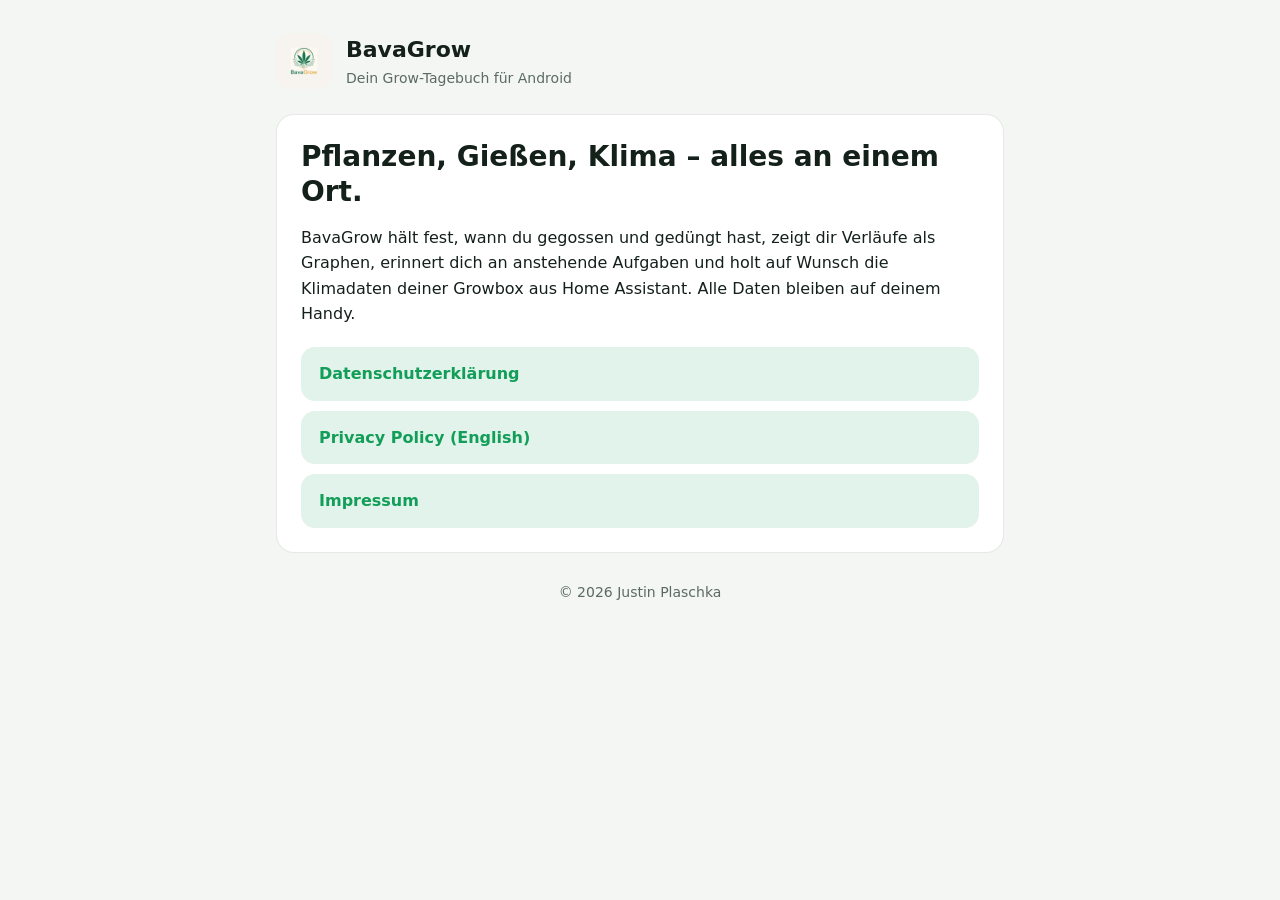
<file: index.html>
<!doctype html>
<html lang="de">
<head>
  <meta charset="utf-8">
  <meta name="viewport" content="width=device-width, initial-scale=1">
  <title>BavaGrow</title>
  <link rel="icon" href="icon.png">
  <link rel="stylesheet" href="style.css">
</head>
<body>
<main>
  <header>
    <img src="icon.png" alt="">
    <div>
      <div class="name">BavaGrow</div>
      <div class="tag">Dein Grow-Tagebuch für Android</div>
    </div>
  </header>
  <div class="card">
    <h1>Pflanzen, Gießen, Klima – alles an einem Ort.</h1>
    <p>BavaGrow hält fest, wann du gegossen und gedüngt hast, zeigt dir Verläufe als Graphen,
      erinnert dich an anstehende Aufgaben und holt auf Wunsch die Klimadaten deiner Growbox
      aus Home Assistant. Alle Daten bleiben auf deinem Handy.</p>
    <div class="links">
      <a href="datenschutz.html">Datenschutzerklärung</a>
      <a href="privacy.html">Privacy Policy (English)</a>
      <a href="impressum.html">Impressum</a>
    </div>
  </div>
  <footer>© 2026 Justin Plaschka</footer>
</main>
</body>
</html>
</file>
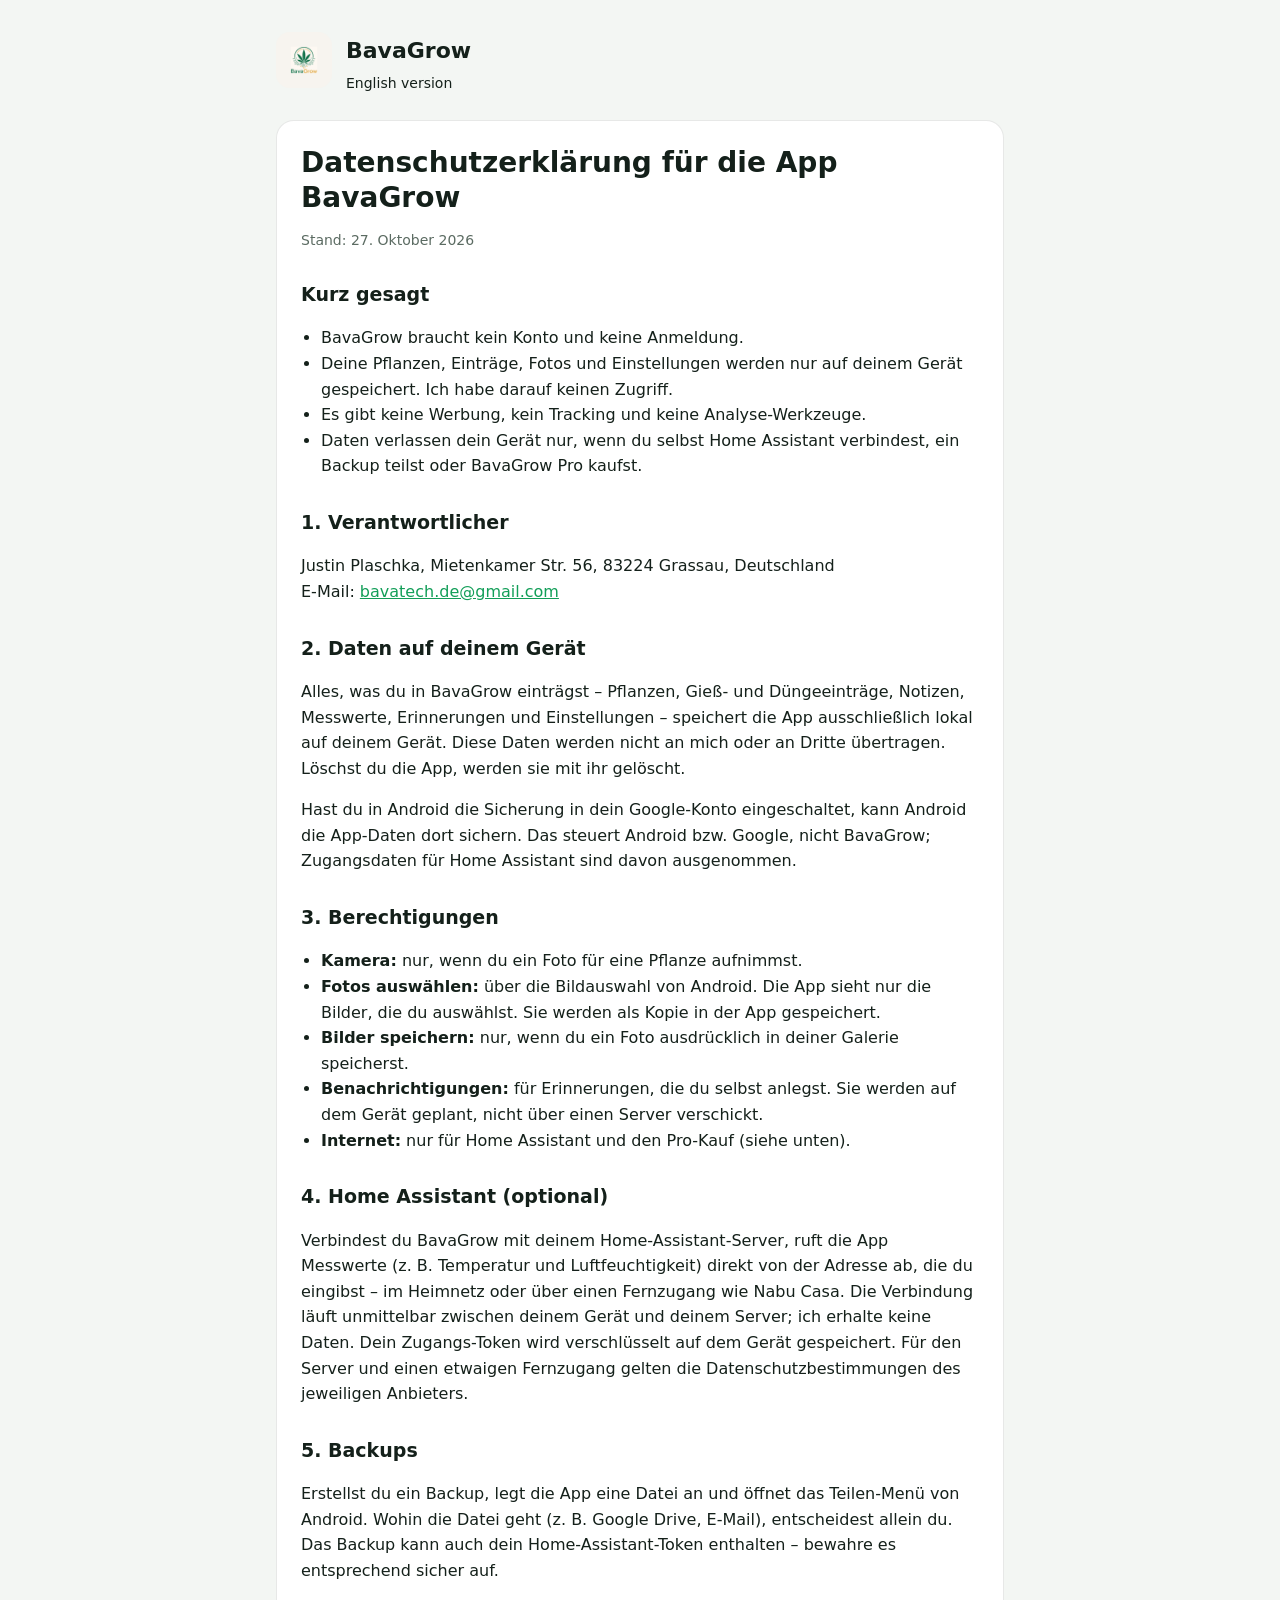
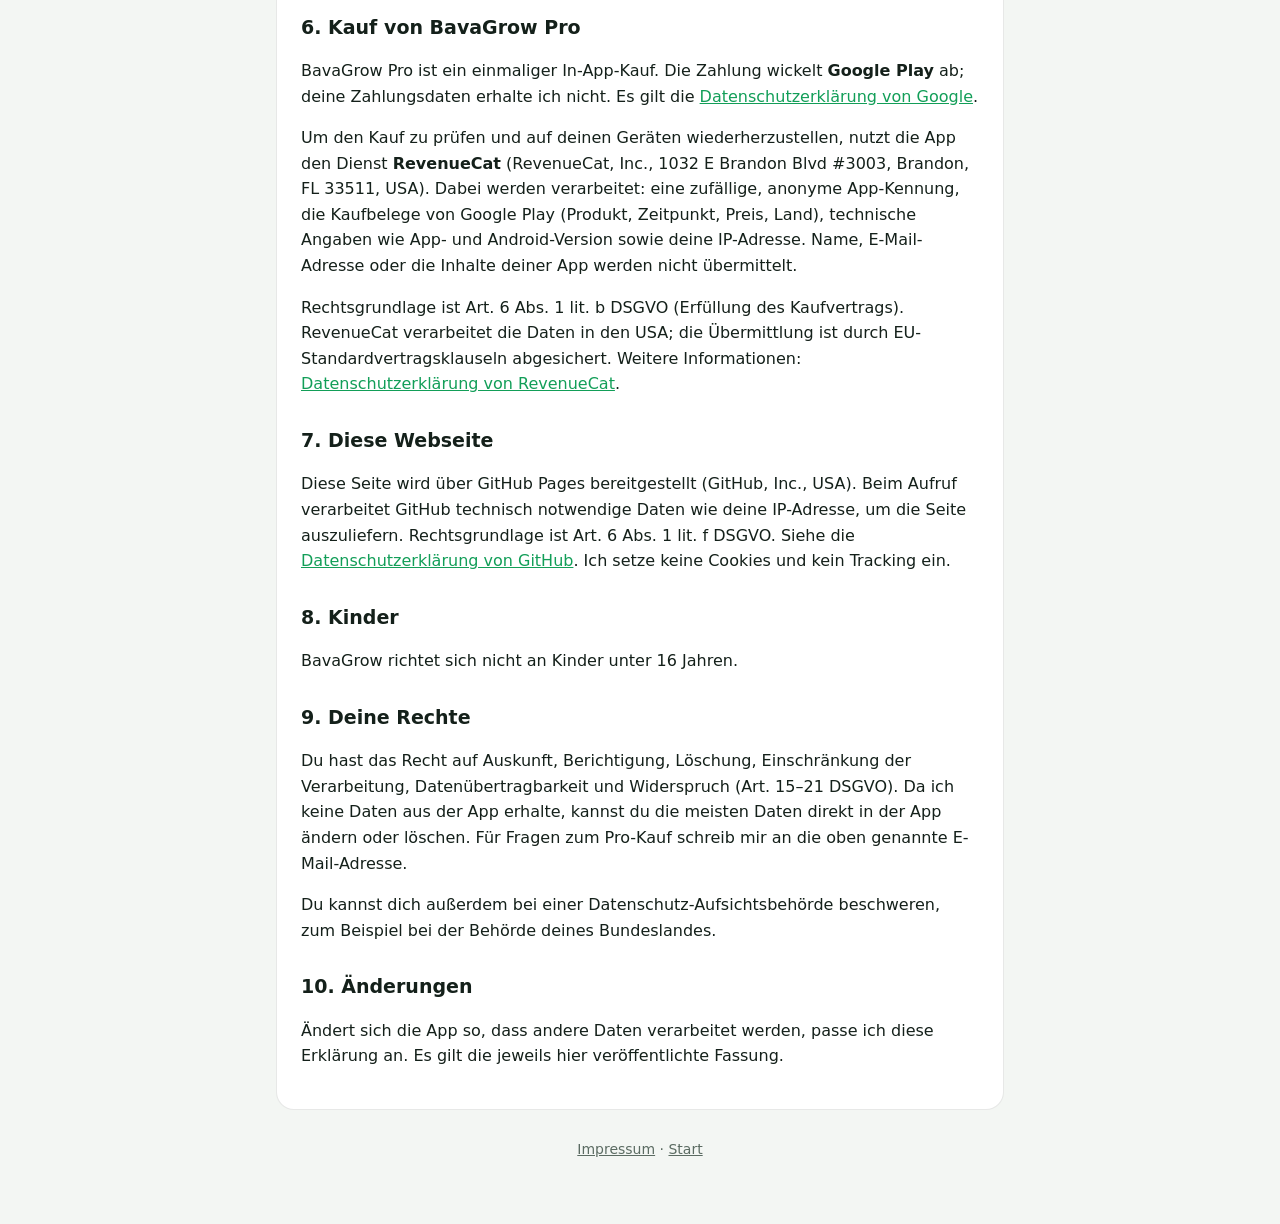
<file: datenschutz.html>
<!doctype html>
<html lang="de">
<head>
  <meta charset="utf-8">
  <meta name="viewport" content="width=device-width, initial-scale=1">
  <title>Datenschutz – BavaGrow</title>
  <link rel="icon" href="icon.png">
  <link rel="stylesheet" href="style.css">
</head>
<body>
<main>
  <header>
    <a href="index.html"><img src="icon.png" alt="BavaGrow"></a>
    <div>
      <a href="index.html" class="name">BavaGrow</a>
      <nav class="lang"><a href="privacy.html">English version</a></nav>
    </div>
  </header>
  <div class="card">
    <h1>Datenschutzerklärung für die App BavaGrow</h1>
    <p class="muted">Stand: 27. Oktober 2026</p>

    <h2>Kurz gesagt</h2>
    <ul>
      <li>BavaGrow braucht kein Konto und keine Anmeldung.</li>
      <li>Deine Pflanzen, Einträge, Fotos und Einstellungen werden nur auf deinem Gerät
        gespeichert. Ich habe darauf keinen Zugriff.</li>
      <li>Es gibt keine Werbung, kein Tracking und keine Analyse-Werkzeuge.</li>
      <li>Daten verlassen dein Gerät nur, wenn du selbst Home Assistant verbindest, ein Backup
        teilst oder BavaGrow Pro kaufst.</li>
    </ul>

    <h2>1. Verantwortlicher</h2>
    <p>Justin Plaschka, Mietenkamer Str. 56, 83224 Grassau, Deutschland<br>
      E-Mail: <a href="mailto:bavatech.de@gmail.com">bavatech.de@gmail.com</a></p>

    <h2>2. Daten auf deinem Gerät</h2>
    <p>Alles, was du in BavaGrow einträgst – Pflanzen, Gieß- und Düngeeinträge, Notizen,
      Messwerte, Erinnerungen und Einstellungen – speichert die App ausschließlich lokal auf
      deinem Gerät. Diese Daten werden nicht an mich oder an Dritte übertragen. Löschst du die
      App, werden sie mit ihr gelöscht.</p>
    <p>Hast du in Android die Sicherung in dein Google-Konto eingeschaltet, kann Android die
      App-Daten dort sichern. Das steuert Android bzw. Google, nicht BavaGrow; Zugangsdaten
      für Home Assistant sind davon ausgenommen.</p>

    <h2>3. Berechtigungen</h2>
    <ul>
      <li><strong>Kamera:</strong> nur, wenn du ein Foto für eine Pflanze aufnimmst.</li>
      <li><strong>Fotos auswählen:</strong> über die Bildauswahl von Android. Die App sieht nur
        die Bilder, die du auswählst. Sie werden als Kopie in der App gespeichert.</li>
      <li><strong>Bilder speichern:</strong> nur, wenn du ein Foto ausdrücklich in deiner Galerie
        speicherst.</li>
      <li><strong>Benachrichtigungen:</strong> für Erinnerungen, die du selbst anlegst. Sie werden
        auf dem Gerät geplant, nicht über einen Server verschickt.</li>
      <li><strong>Internet:</strong> nur für Home Assistant und den Pro-Kauf (siehe unten).</li>
    </ul>

    <h2>4. Home Assistant (optional)</h2>
    <p>Verbindest du BavaGrow mit deinem Home-Assistant-Server, ruft die App Messwerte (z. B.
      Temperatur und Luftfeuchtigkeit) direkt von der Adresse ab, die du eingibst – im Heimnetz
      oder über einen Fernzugang wie Nabu Casa. Die Verbindung läuft unmittelbar zwischen deinem
      Gerät und deinem Server; ich erhalte keine Daten. Dein Zugangs-Token wird verschlüsselt auf
      dem Gerät gespeichert. Für den Server und einen etwaigen Fernzugang gelten die
      Datenschutzbestimmungen des jeweiligen Anbieters.</p>

    <h2>5. Backups</h2>
    <p>Erstellst du ein Backup, legt die App eine Datei an und öffnet das Teilen-Menü von
      Android. Wohin die Datei geht (z. B. Google Drive, E-Mail), entscheidest allein du.
      Das Backup kann auch dein Home-Assistant-Token enthalten – bewahre es entsprechend
      sicher auf.</p>

    <h2>6. Kauf von BavaGrow Pro</h2>
    <p>BavaGrow Pro ist ein einmaliger In-App-Kauf. Die Zahlung wickelt
      <strong>Google Play</strong> ab; deine Zahlungsdaten erhalte ich nicht. Es gilt die
      <a href="https://policies.google.com/privacy">Datenschutzerklärung von Google</a>.</p>
    <p>Um den Kauf zu prüfen und auf deinen Geräten wiederherzustellen, nutzt die App den Dienst
      <strong>RevenueCat</strong> (RevenueCat, Inc., 1032 E Brandon Blvd #3003, Brandon, FL 33511,
      USA). Dabei werden verarbeitet: eine zufällige, anonyme App-Kennung, die Kaufbelege von
      Google Play (Produkt, Zeitpunkt, Preis, Land), technische Angaben wie App- und
      Android-Version sowie deine IP-Adresse. Name, E-Mail-Adresse oder die Inhalte deiner App
      werden nicht übermittelt.</p>
    <p>Rechtsgrundlage ist Art. 6 Abs. 1 lit. b DSGVO (Erfüllung des Kaufvertrags). RevenueCat
      verarbeitet die Daten in den USA; die Übermittlung ist durch EU-Standardvertragsklauseln
      abgesichert. Weitere Informationen:
      <a href="https://www.revenuecat.com/privacy">Datenschutzerklärung von RevenueCat</a>.</p>

    <h2>7. Diese Webseite</h2>
    <p>Diese Seite wird über GitHub Pages bereitgestellt (GitHub, Inc., USA). Beim Aufruf
      verarbeitet GitHub technisch notwendige Daten wie deine IP-Adresse, um die Seite
      auszuliefern. Rechtsgrundlage ist Art. 6 Abs. 1 lit. f DSGVO. Siehe die
      <a href="https://docs.github.com/de/site-policy/privacy-policies/github-general-privacy-statement">Datenschutzerklärung von GitHub</a>.
      Ich setze keine Cookies und kein Tracking ein.</p>

    <h2>8. Kinder</h2>
    <p>BavaGrow richtet sich nicht an Kinder unter 16 Jahren.</p>

    <h2>9. Deine Rechte</h2>
    <p>Du hast das Recht auf Auskunft, Berichtigung, Löschung, Einschränkung der Verarbeitung,
      Datenübertragbarkeit und Widerspruch (Art. 15–21 DSGVO). Da ich keine Daten aus der App
      erhalte, kannst du die meisten Daten direkt in der App ändern oder löschen. Für Fragen
      zum Pro-Kauf schreib mir an die oben genannte E-Mail-Adresse.</p>
    <p>Du kannst dich außerdem bei einer Datenschutz-Aufsichtsbehörde beschweren, zum Beispiel
      bei der Behörde deines Bundeslandes.</p>

    <h2>10. Änderungen</h2>
    <p>Ändert sich die App so, dass andere Daten verarbeitet werden, passe ich diese Erklärung an.
      Es gilt die jeweils hier veröffentlichte Fassung.</p>
  </div>
  <footer><a href="impressum.html">Impressum</a> · <a href="index.html">Start</a></footer>
</main>
</body>
</html>
</file>
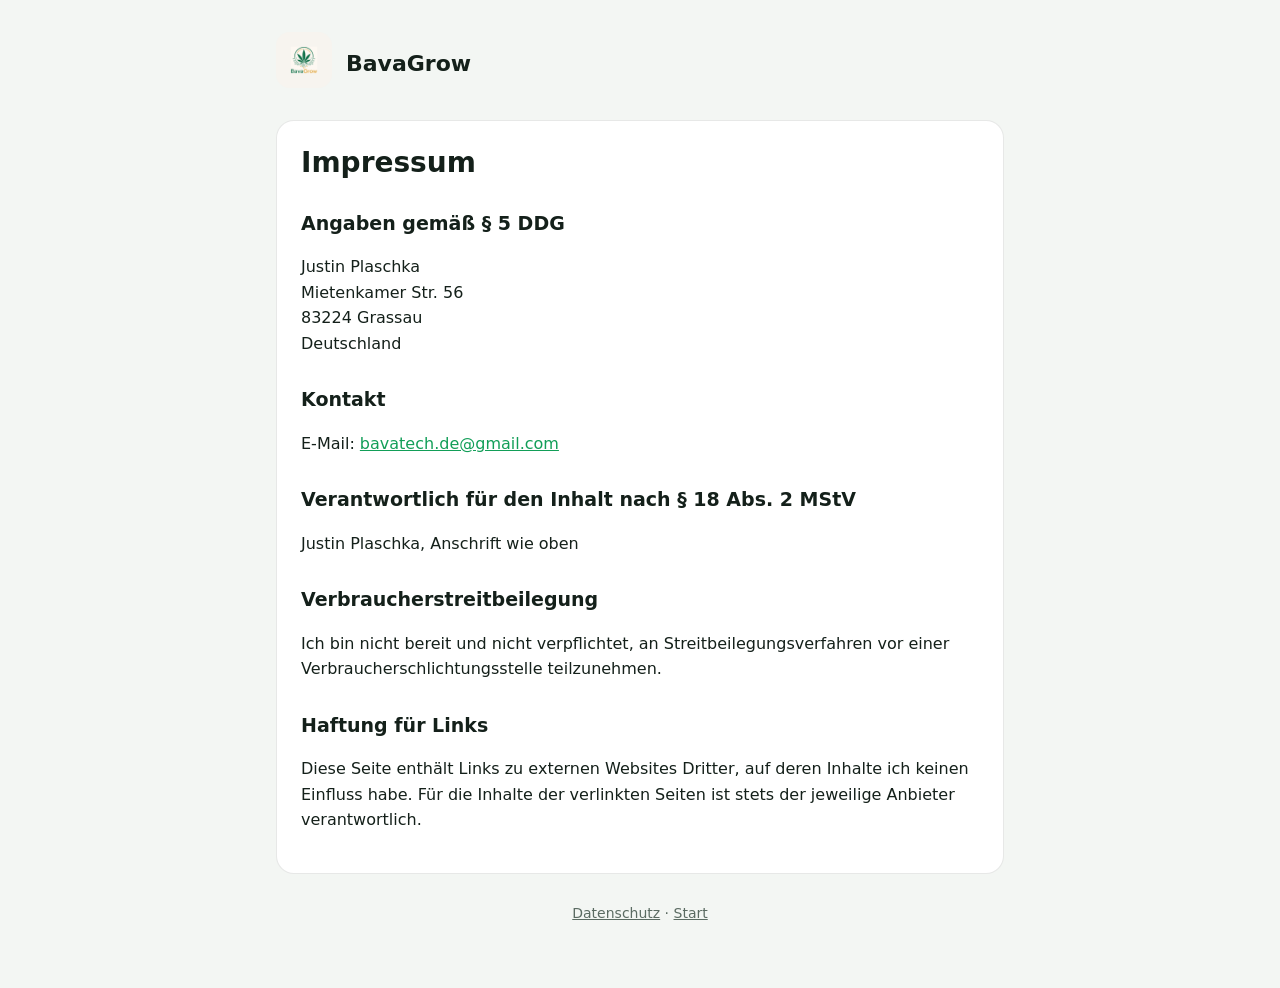
<file: impressum.html>
<!doctype html>
<html lang="de">
<head>
  <meta charset="utf-8">
  <meta name="viewport" content="width=device-width, initial-scale=1">
  <title>Impressum – BavaGrow</title>
  <link rel="icon" href="icon.png">
  <link rel="stylesheet" href="style.css">
</head>
<body>
<main>
  <header>
    <a href="index.html"><img src="icon.png" alt="BavaGrow"></a>
    <div><a href="index.html" class="name">BavaGrow</a></div>
  </header>
  <div class="card">
    <h1>Impressum</h1>

    <h2>Angaben gemäß § 5 DDG</h2>
    <p>Justin Plaschka<br>
      Mietenkamer Str. 56<br>
      83224 Grassau<br>
      Deutschland</p>

    <h2>Kontakt</h2>
    <p>E-Mail: <a href="mailto:bavatech.de@gmail.com">bavatech.de@gmail.com</a></p>

    <h2>Verantwortlich für den Inhalt nach § 18 Abs. 2 MStV</h2>
    <p>Justin Plaschka, Anschrift wie oben</p>

    <h2>Verbraucherstreitbeilegung</h2>
    <p>Ich bin nicht bereit und nicht verpflichtet, an Streitbeilegungsverfahren vor einer
      Verbraucherschlichtungsstelle teilzunehmen.</p>

    <h2>Haftung für Links</h2>
    <p>Diese Seite enthält Links zu externen Websites Dritter, auf deren Inhalte ich keinen
      Einfluss habe. Für die Inhalte der verlinkten Seiten ist stets der jeweilige Anbieter
      verantwortlich.</p>
  </div>
  <footer><a href="datenschutz.html">Datenschutz</a> · <a href="index.html">Start</a></footer>
</main>
</body>
</html>
</file>
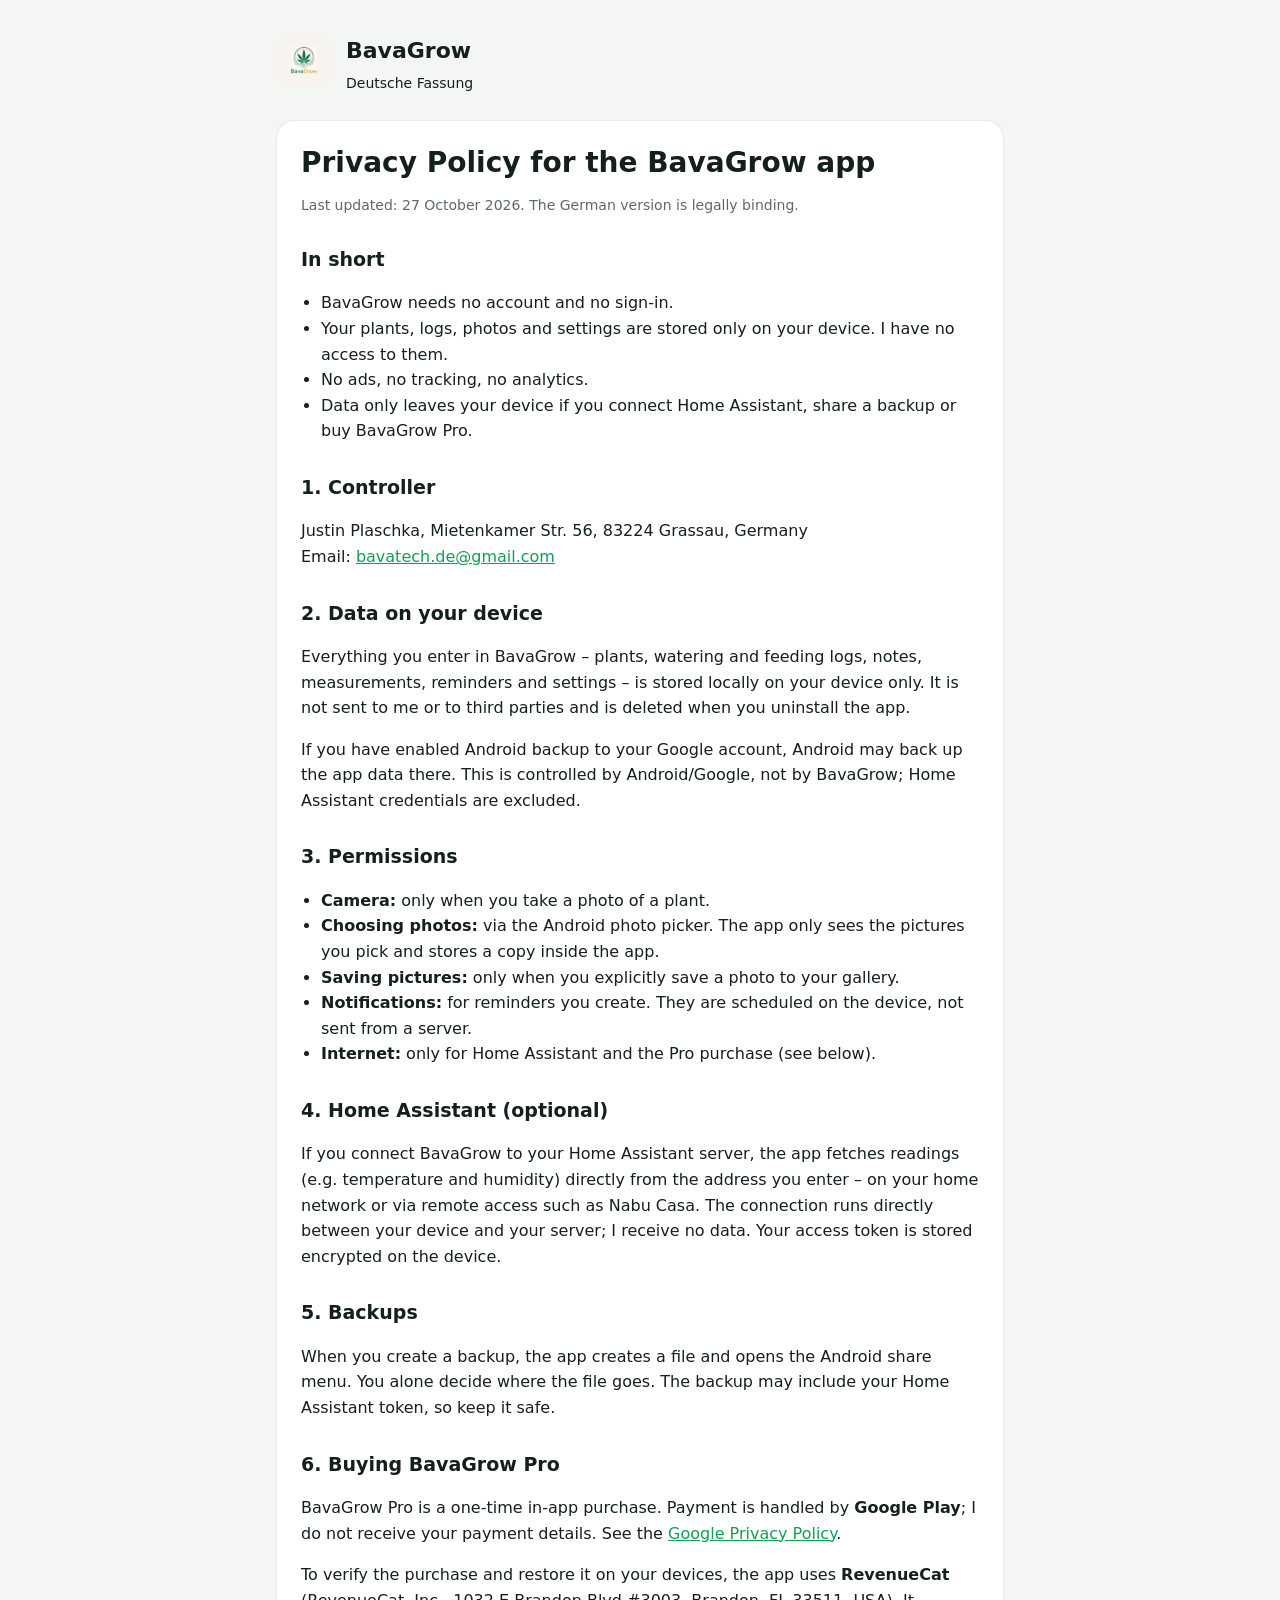
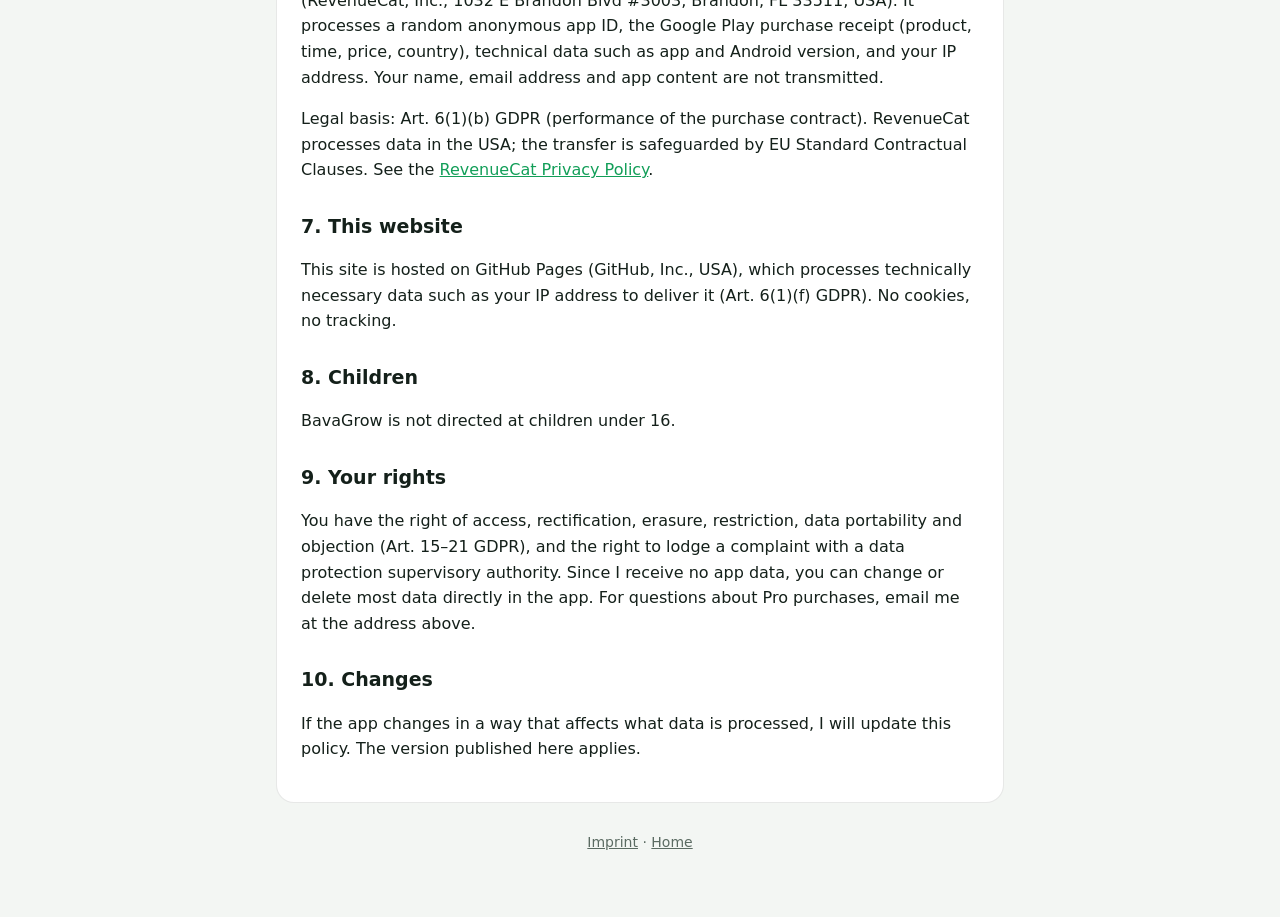
<file: privacy.html>
<!doctype html>
<html lang="en">
<head>
  <meta charset="utf-8">
  <meta name="viewport" content="width=device-width, initial-scale=1">
  <title>Privacy – BavaGrow</title>
  <link rel="icon" href="icon.png">
  <link rel="stylesheet" href="style.css">
</head>
<body>
<main>
  <header>
    <a href="index.html"><img src="icon.png" alt="BavaGrow"></a>
    <div>
      <a href="index.html" class="name">BavaGrow</a>
      <nav class="lang"><a href="datenschutz.html">Deutsche Fassung</a></nav>
    </div>
  </header>
  <div class="card">
    <h1>Privacy Policy for the BavaGrow app</h1>
    <p class="muted">Last updated: 27 October 2026. The German version is legally binding.</p>

    <h2>In short</h2>
    <ul>
      <li>BavaGrow needs no account and no sign-in.</li>
      <li>Your plants, logs, photos and settings are stored only on your device. I have no
        access to them.</li>
      <li>No ads, no tracking, no analytics.</li>
      <li>Data only leaves your device if you connect Home Assistant, share a backup or buy
        BavaGrow Pro.</li>
    </ul>

    <h2>1. Controller</h2>
    <p>Justin Plaschka, Mietenkamer Str. 56, 83224 Grassau, Germany<br>
      Email: <a href="mailto:bavatech.de@gmail.com">bavatech.de@gmail.com</a></p>

    <h2>2. Data on your device</h2>
    <p>Everything you enter in BavaGrow – plants, watering and feeding logs, notes,
      measurements, reminders and settings – is stored locally on your device only. It is not
      sent to me or to third parties and is deleted when you uninstall the app.</p>
    <p>If you have enabled Android backup to your Google account, Android may back up the app
      data there. This is controlled by Android/Google, not by BavaGrow; Home Assistant
      credentials are excluded.</p>

    <h2>3. Permissions</h2>
    <ul>
      <li><strong>Camera:</strong> only when you take a photo of a plant.</li>
      <li><strong>Choosing photos:</strong> via the Android photo picker. The app only sees the
        pictures you pick and stores a copy inside the app.</li>
      <li><strong>Saving pictures:</strong> only when you explicitly save a photo to your
        gallery.</li>
      <li><strong>Notifications:</strong> for reminders you create. They are scheduled on the
        device, not sent from a server.</li>
      <li><strong>Internet:</strong> only for Home Assistant and the Pro purchase (see below).</li>
    </ul>

    <h2>4. Home Assistant (optional)</h2>
    <p>If you connect BavaGrow to your Home Assistant server, the app fetches readings (e.g.
      temperature and humidity) directly from the address you enter – on your home network or
      via remote access such as Nabu Casa. The connection runs directly between your device and
      your server; I receive no data. Your access token is stored encrypted on the device.</p>

    <h2>5. Backups</h2>
    <p>When you create a backup, the app creates a file and opens the Android share menu. You
      alone decide where the file goes. The backup may include your Home Assistant token, so
      keep it safe.</p>

    <h2>6. Buying BavaGrow Pro</h2>
    <p>BavaGrow Pro is a one-time in-app purchase. Payment is handled by
      <strong>Google Play</strong>; I do not receive your payment details. See the
      <a href="https://policies.google.com/privacy">Google Privacy Policy</a>.</p>
    <p>To verify the purchase and restore it on your devices, the app uses
      <strong>RevenueCat</strong> (RevenueCat, Inc., 1032 E Brandon Blvd #3003, Brandon, FL 33511,
      USA). It processes a random anonymous app ID, the Google Play purchase receipt (product,
      time, price, country), technical data such as app and Android version, and your IP address.
      Your name, email address and app content are not transmitted.</p>
    <p>Legal basis: Art. 6(1)(b) GDPR (performance of the purchase contract). RevenueCat
      processes data in the USA; the transfer is safeguarded by EU Standard Contractual Clauses.
      See the <a href="https://www.revenuecat.com/privacy">RevenueCat Privacy Policy</a>.</p>

    <h2>7. This website</h2>
    <p>This site is hosted on GitHub Pages (GitHub, Inc., USA), which processes technically
      necessary data such as your IP address to deliver it (Art. 6(1)(f) GDPR). No cookies, no
      tracking.</p>

    <h2>8. Children</h2>
    <p>BavaGrow is not directed at children under 16.</p>

    <h2>9. Your rights</h2>
    <p>You have the right of access, rectification, erasure, restriction, data portability and
      objection (Art. 15–21 GDPR), and the right to lodge a complaint with a data protection
      supervisory authority. Since I receive no app data, you can change or delete most data
      directly in the app. For questions about Pro purchases, email me at the address above.</p>

    <h2>10. Changes</h2>
    <p>If the app changes in a way that affects what data is processed, I will update this
      policy. The version published here applies.</p>
  </div>
  <footer><a href="impressum.html">Imprint</a> · <a href="index.html">Home</a></footer>
</main>
</body>
</html>
</file>
<file: style.css>
:root {
  --bg: #F3F6F3;
  --card: #FFFFFF;
  --text: #14201A;
  --muted: #5B6B62;
  --primary: #129E58;
  --primary-soft: rgba(18, 158, 88, 0.12);
  --border: rgba(20, 32, 26, 0.10);
}
@media (prefers-color-scheme: dark) {
  :root {
    --bg: #0A0F0C;
    --card: #121A15;
    --text: #E8F0EA;
    --muted: #93A59A;
    --primary: #34D17E;
    --primary-soft: rgba(52, 209, 126, 0.14);
    --border: rgba(232, 240, 234, 0.10);
  }
}
* { box-sizing: border-box; }
body {
  margin: 0;
  background: var(--bg);
  color: var(--text);
  font: 16px/1.6 system-ui, -apple-system, "Segoe UI", Roboto, sans-serif;
}
main { max-width: 760px; margin: 0 auto; padding: 32px 16px 64px; }
header { display: flex; align-items: center; gap: 14px; margin-bottom: 24px; }
header img { width: 56px; height: 56px; border-radius: 14px; }
header a { color: inherit; text-decoration: none; }
header .name { font-size: 22px; font-weight: 700; }
header .tag { color: var(--muted); font-size: 14px; }
.card {
  background: var(--card);
  border: 1px solid var(--border);
  border-radius: 18px;
  padding: 24px;
}
h1 { font-size: 28px; line-height: 1.25; margin: 0 0 8px; }
h2 { font-size: 19px; margin: 28px 0 6px; }
h3 { font-size: 16px; margin: 18px 0 4px; }
p, li { color: var(--text); }
.muted { color: var(--muted); font-size: 14px; }
a { color: var(--primary); }
ul { padding-left: 20px; }
.links { display: grid; gap: 10px; margin-top: 20px; }
.links a {
  display: block;
  padding: 14px 18px;
  border-radius: 14px;
  background: var(--primary-soft);
  text-decoration: none;
  font-weight: 600;
}
nav.lang { margin-top: 4px; font-size: 14px; }
footer { margin-top: 28px; text-align: center; font-size: 14px; color: var(--muted); }
footer a { color: var(--muted); }
</file>
